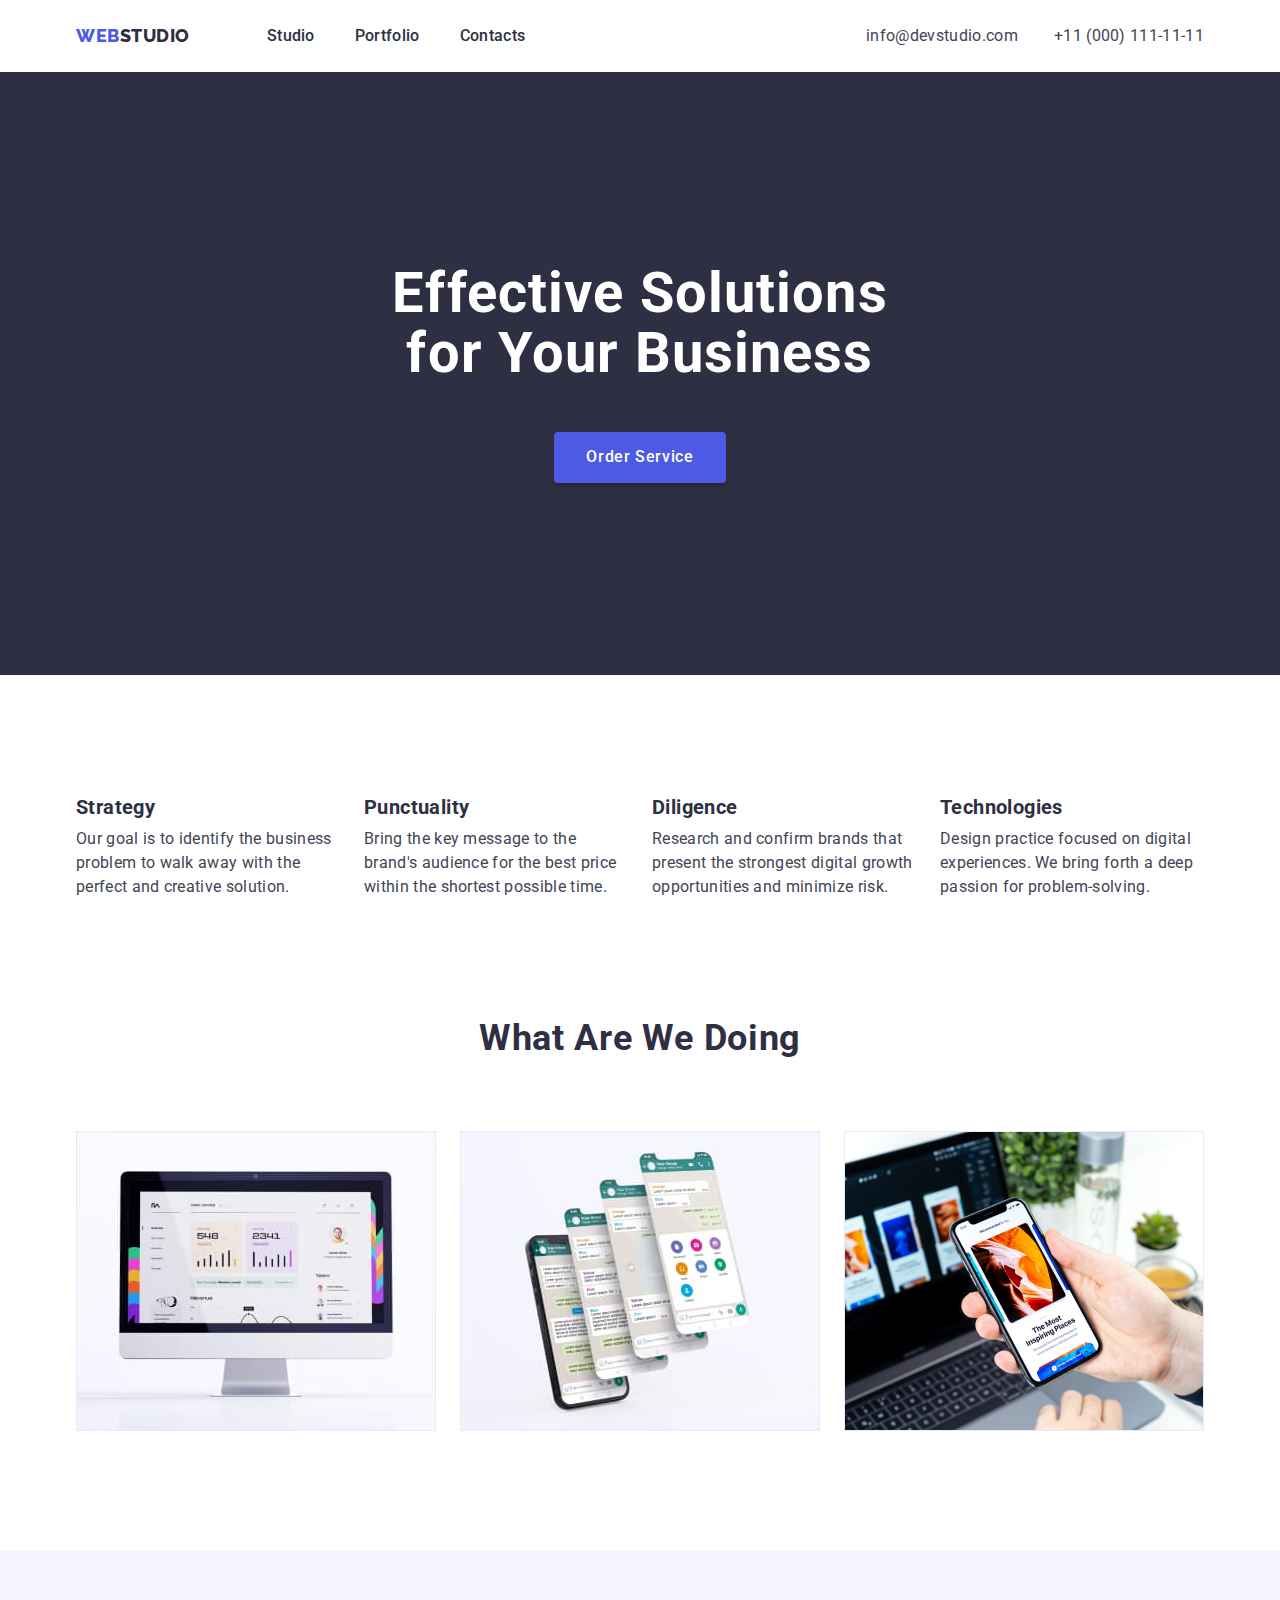
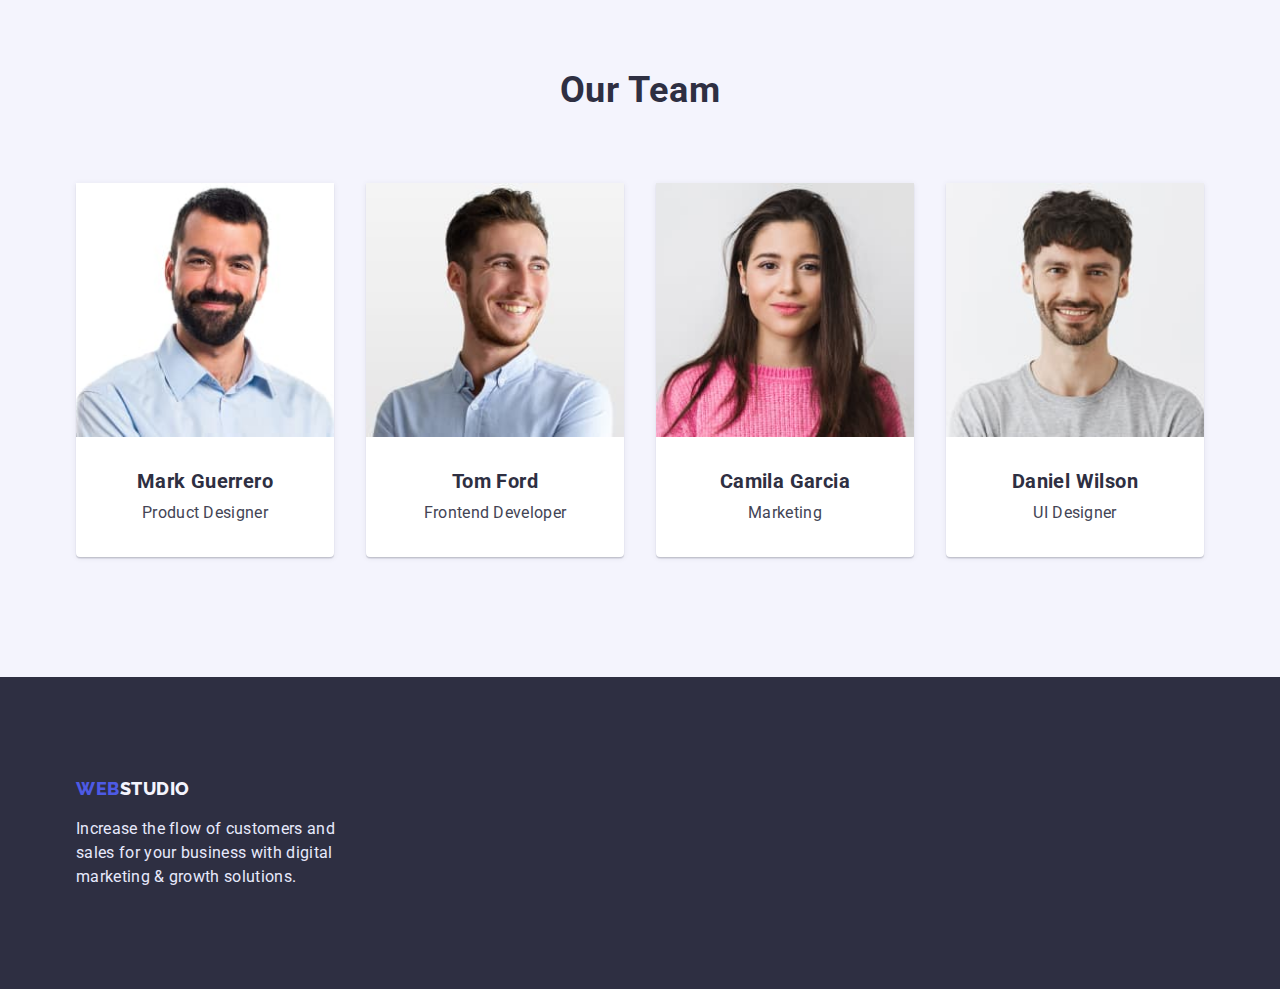
<file: index.html>
<!DOCTYPE html>
<html lang="en">
<head>
    <meta charset="UTF-8">
    <meta http-equiv="X-UA-Compatible" content="IE=edge">
    <meta name="viewport" content="width=device-width, initial-scale=1.0">
    <title>WEBSTUDIO</title>
    <link rel="preconnect" href="https://fonts.googleapis.com">
    <link rel="preconnect" href="https://fonts.gstatic.com" crossorigin>
    <link href="https://fonts.googleapis.com/css2?family=Raleway:wght@800&family=Roboto:wght@400;500;700;900&display=swap"
        rel="stylesheet">
    <link rel="stylesheet" href="https://cdnjs.cloudflare.com/ajax/libs/modern-normalize/1.1.0/modern-normalize.min.css">
    <link rel="stylesheet" href="./css/styles.css">

</head>
<body>
    <header class="header">
        <div class="container header-block">
            <nav class="main-naw">
                <a class="logo link" href="index.html">
                    <span class="header-logo-first">WEB</span><span class="header-logo-second">STUDIO</span>
                </a>
                <ul class="menu-list list">
                    <li class="item"><a class="menu-item link" href="index.html">Studio</a></li>
                    <li class="item"><a class="menu-item link" href="portfolio.html">Portfolio</a></li>
                    <li class="item"><a class="menu-item link" href="/">Contacts</a></li>
                </ul>
            </nav>

            <ul class="contacts list">
                <li class="item"><a class="contacts-item link" href="mailto:info@devstudio.com">info@devstudio.com</a></li>
                <li class="item"><a class="contacts-item link" href="tel:+11(000)1111111">+11 (000) 111-11-11</a></li>
            </ul>
        </div>
    </header>

    <main>
        <section class="hero section">
            <div class="container">
                <h1 class="hero-title">Effective Solutions for Your Business</h1>
                <button class="hero-btn" type="button">Order Service</button>
            </div>
        </section>

        <section class="features section">
            <div class="container">
                <h2 class="visually-hidden">Our Features</h2>
                <ul class="features-list list">
                    <li class="features-item">
                        <h3 class="type-thirst">Strategy</h3>
                        <p class="text">Our goal is to identify the business problem to walk away with the perfect and creative
                            solution.</p>
                    </li>
                    <li class="features-item">
                        <h3 class="type-thirst">Punctuality</h3>
                        <p class="text">Bring the key message to the brand's audience for the best price within the shortest possible
                            time.</p>
                    </li>
                    <li class="features-item">
                        <h3 class="type-thirst">Diligence</h3>
                        <p class="text">Research and confirm brands that present the strongest digital growth opportunities and minimize
                            risk.</p>
                    </li>
                    <li class="features-item">
                        <h3 class="type-thirst">Technologies</h3>
                        <p class="text">Design practice focused on digital experiences. We bring forth a deep passion for
                            problem-solving.</p>
                    </li>
                </ul>
            </div>
            
        </section>
        
        <section class="do section">
            <div class="container">
                <h2 class="type-second">What are we doing</h2>
                <ul class="do-list list">
                    <li>
                        <img src="./images/pc.jpg" alt="PC" height="300" width="360">
                    </li>
                    <li>
                        <img src="./images/phone.jpg" alt="Phone" height="300" width="360">
                    </li>
                    <li>
                        <img src="./images/laptope.jpg" alt="PC and phone" height="300" width="360">
                    </li>
                </ul>
            </div>
        </section>

        <section class="team section">
            <div class="container">
                <h2 class="type-second">Our Team</h2>
                <ul class="team-list list">
                    <li class="team-item">
                        <img src="./images/mark.jpg" alt="Mark Guerrero photo" height="260" width="264">
                        <div class="team-dis">
                            <h3 class="type-thirst">Mark Guerrero</h3>
                            <p class="text">Product Designer</p>
                        </div>
                    </li>
                    <li class="team-item">
                        <img src="./images/tom.jpg" alt="Tom Ford" height="260" width="264">
                        <div class="team-dis">
                            <h3 class="type-thirst">Tom Ford</h3>
                            <p class="text">Frontend Developer</p>
                        </div>
                    </li>
                    <li class="team-item">
                        <img src="./images/camila.jpg" alt="Camila Garcia" height="260" width="264">
                        <div class="team-dis">
                            <h3 class="type-thirst">Camila Garcia</h3>
                            <p class="text">Marketing</p>
                        </div>
                    </li>
                    <li class="team-item">
                        <img src="./images/daniel.jpg" alt="Daniel Wilson photo" height="260" width="264">
                        <div class="team-dis">
                            <h3 class="type-thirst">Daniel Wilson</h3>
                            <p class="text">UI Designer</p>
                        </div>
                    </li>
                </ul>
            </div>
        </section>

        <footer class="footer">
            <div class="container">
            <a class="logo link" href="index.html">
                <span class="footer-logo-first">WEB</span><span class="footer-logo-second">STUDIO</span>
            </a>
            <p class="footer-dis text">Increase the flow of customers and sales for your business with digital marketing & growth solutions.</p>
            </div>        
        </footer>
    </main>
</body>
</html>
</file>
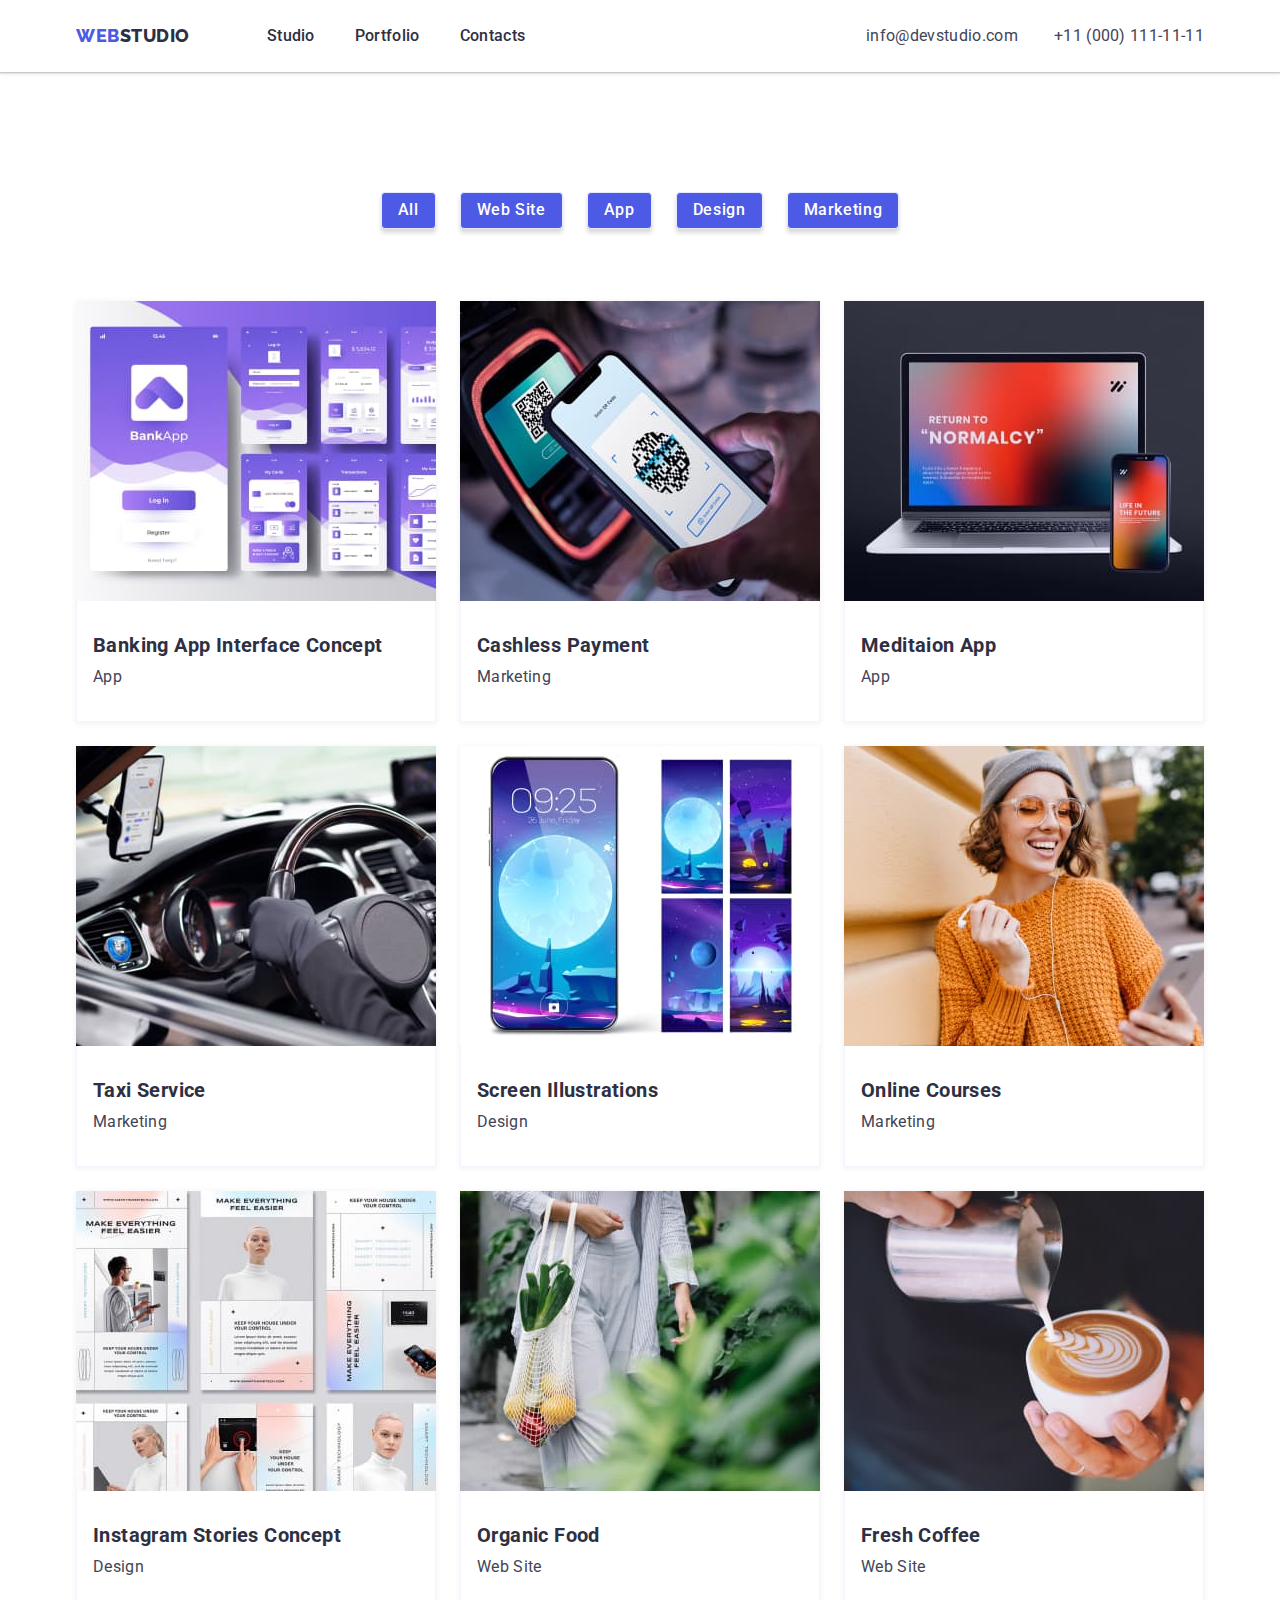
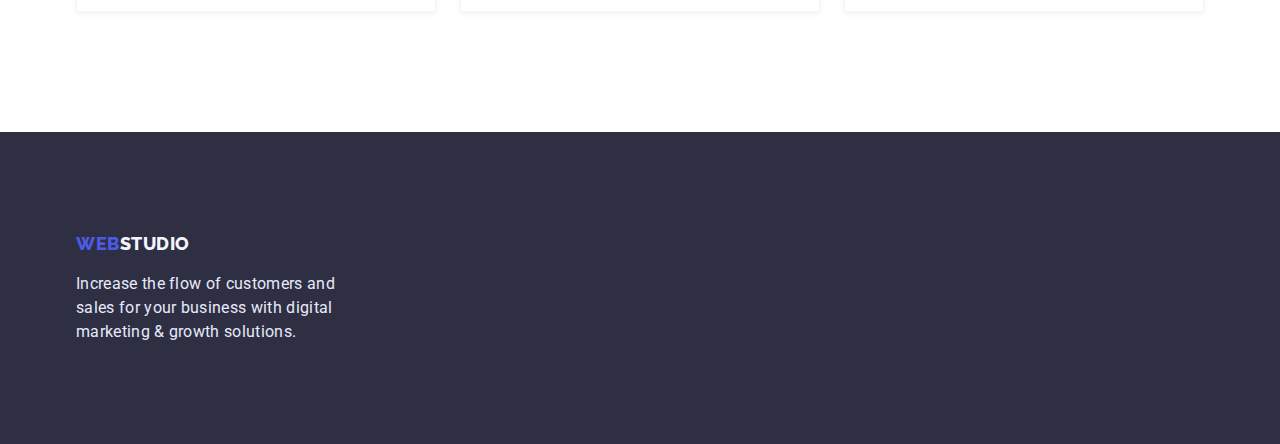
<file: portfolio.html>
<!DOCTYPE html>
<html lang="en">
<head>
    <meta charset="UTF-8">
    <meta http-equiv="X-UA-Compatible" content="IE=edge">
    <meta name="viewport" content="width=device-width, initial-scale=1.0">
    <title>Portfolio</title>
    <link rel="preconnect" href="https://fonts.googleapis.com">
    <link rel="preconnect" href="https://fonts.gstatic.com" crossorigin>
    <link href="https://fonts.googleapis.com/css2?family=Raleway:wght@800&family=Roboto:wght@400;500;700;900&display=swap"
        rel="stylesheet">
    <link rel="stylesheet" href="https://cdnjs.cloudflare.com/ajax/libs/modern-normalize/1.1.0/modern-normalize.min.css">
    <link rel="stylesheet" href="./css/styles.css">
    
</head>
<body>
    <header class="header">
        <div class="container header-block">
            <nav class="main-naw">
                <a class="logo link" href="index.html">
                    <span class="header-logo-first">WEB</span><span class="header-logo-second">STUDIO</span>
                </a>
                <ul class="menu-list list">
                    <li class="item"><a class="menu-item link" href="index.html">Studio</a></li>
                    <li class="item"><a class="menu-item link" href="portfolio.html">Portfolio</a></li>
                    <li class="item"><a class="menu-item link" href="/">Contacts</a></li>
                </ul>
            </nav>
            
            <ul class="contacts list">
                <li class="item"><a class="contacts-item link" href="mailto:info@devstudio.com">info@devstudio.com</a></li>
                <li class="item"><a class="contacts-item link" href="tel:+11(000)1111111">+11 (000) 111-11-11</a></li>
            </ul>
        </div>
    </header>

    <main>
        <section class="categories section">    
            <div class="container">
                <h1 class="visually-hidden">Portfolio</h1>
                
                <ul class="category-list list">
                    <li><button class="category-btn btn" type="button">All</button></li>
                    <li><button class="category-btn btn" type="button">Web Site</button></li>
                    <li><button class="category-btn btn" type="button">App</button></li>
                    <li><button class="category-btn btn" type="button">Design</button></li>
                    <li><button class="category-btn btn" type="button">Marketing</button></li>
                </ul>
                
                <ul class="content-list list">
                    <li>
                        <a class="content-item link" href="/">
                            <img src="./images/Portfolio/banking.jpg" alt="Banking App Interface Concept image" width="360"
                                height="300">
                                <div class="content-dis">
                                    <h3 class="type-thirst">Banking App Interface Concept</h3>
                                    <p class="text">App</p>
                                </div>
                        </a>
                    </li>

                    <li>
                        <a class="content-item link" href="/">
                            <img src="./images/Portfolio/cashless.jpg" alt="Cashless Payment image" width="360" height="300">
                            <div class="content-dis">
                                <h3 class="type-thirst">Cashless Payment</h3>
                                <p class="text">Marketing</p>
                            </div>
                        </a>
                    </li>

                    <li>
                        <a class="content-item link" href="/">
                            <img src="./images/Portfolio/meditaion.jpg" alt="Meditaion App image" width="360" height="300">
                            <div class="content-dis">
                                <h3 class="type-thirst">Meditaion App</h3>
                                <p class="text">App</p>
                            </div>
                        </a>
                    </li>

                    <li>
                        <a class="content-item link" href="/">
                            <img src="./images/Portfolio/taxi.jpg" alt="Taxi Service image" width="360" height="300">
                            <div class="content-dis">
                                <h3 class="type-thirst">Taxi Service</h3>
                                <p class="text">Marketing</p>
                            </div>                            
                        </a>
                    </li>

                    <li>
                        <a class="content-item link" href="/">
                            <img src="./images/Portfolio/screen.jpg" alt="Screen Illustrations image" width="360" height="300">
                            <div class="content-dis">
                                <h3 class="type-thirst">Screen Illustrations</h3>
                                <p class="text">Design</p>
                            </div>                            
                        </a>
                    </li>

                    <li>
                        <a class="content-item link" href="/">
                            <img src="./images/Portfolio/online.jpg" alt="Online Courses image" width="360" height="300">
                            <div class="content-dis">
                                <h3 class="type-thirst">Online Courses</h3>
                                <p class="text">Marketing</p>
                            </div>                            
                        </a>
                    </li>

                    <li>
                        <a class="content-item link" href="/">
                            <img src="./images/Portfolio/instagram.jpg" alt="Instagram Stories Concept image" width="360" height="300">
                            <div class="content-dis">
                                <h3 class="type-thirst">Instagram Stories Concept</h3>
                                <p class="text">Design</p>
                            </div>                            
                        </a>
                    </li>

                    <li>
                        <a class="content-item link" href="/">
                            <img src="./images/Portfolio/organic.jpg" alt="Organic Food image" width="360" height="300">
                            <div class="content-dis">
                                <h3 class="type-thirst">Organic Food</h3>
                                <p class="text">Web Site</p>
                            </div>                            
                        </a>
                    </li>
                    
                    <li>
                        <a class="content-item link" href="/">
                            <img src="./images/Portfolio/fresh.jpg" alt="Fresh Coffee image" width="360" height="300">
                            <div class="content-dis">
                                <h3 class="type-thirst">Fresh Coffee</h3>
                                <p class="text">Web Site</p>
                            </div>
                        </a>
                    </li>
                </ul>
            </div>
        </section>

        <footer class="footer">
            <div class="container">
                <a class="logo link" href="index.html">
                    <span class="footer-logo-first">WEB</span><span class="footer-logo-second">STUDIO</span>
                </a>
                <p class="footer-dis text">Increase the flow of customers and sales for your business with digital marketing &
                    growth solutions.</p>
            </div>
        </footer>
    </main>
</body>
</html>
</file>
<file: css/styles.css>
html{
    box-sizing: border-box;
}

*,
*::after,
*::before{
    box-sizing: inherit;
}

h1,
h2,
h3,
p{
    margin: 0;
}


img{
    display: block;
    max-width: 100%;
    height: auto;
}

:root{
    --iris: #4D5AE5;
    --nuvy-blue: #2E2F42;
    --slate: #434455;
    --cornflower: #E7E9FC;
    --cloud: #F4F4FD;
    --white: #FFFFFF;
    --active-btn: #404BBF;
}

body{
    font-family: Roboto, sans-serif;
    background-color: var(--white);
    color: var(--slate);
}

.container{
    width: 1158px;
    margin: 0 auto;
    padding: 0 15px;
}

.list {
    list-style: none;
    margin: 0;
    padding: 0;
}

.text {
    margin-top: 0;
    margin-bottom: 0;
    font-size: 16px;
    line-height: 1.5;
    letter-spacing: 0.02em;
    color: var(--slate);
}

.link {
    text-decoration: none;
}

.section {
    padding-top: 120px;
    padding-bottom: 120px;
}

.visually-hidden {
    position: absolute;
    white-space: nowrap;
    width: 1px;
    height: 1px;
    overflow: hidden;
    border: 0;
    padding: 0;
    clip: rect(0 0 0 0);
    clip-path: inset(50%);
    margin: -1px;
}

/*#region ---Header--- */
.header {

    box-shadow: 0px 2px 1px rgba(46, 47, 66, 0.08), 0px 1px 1px rgba(46, 47, 66, 0.16), 0px 1px 6px rgba(46, 47, 66, 0.08);
}

.header-block{
    display: flex;
    align-items: center;
}

.main-naw{
    display: flex;
    align-items: center;
}

.logo {
    font-family: 'Raleway';
    font-weight: 800;
    font-size: 18px;
    line-height: 1.33;
    letter-spacing: 0.03em;
    margin-right: 77px;
}
.header-logo-first{
    color: var(--iris);
}
.header-logo-second{
    color: var(--nuvy-blue);
}

.menu-list {
    display: flex;
}

.menu-list .item {
    margin-right: 40px;
}

.menu-list .item:last-child {
    margin-right: 0;
}

.menu-item {
    display: block;
    padding-top: 24px;
    padding-bottom: 24px;
    font-weight: 500;
    font-size: 16px;
    line-height: 1.5;
    letter-spacing: 0.02em;
    color: var(--nuvy-blue);
}

.menu-item:hover,
.menu-item:focus {
    color: var(--slate);
}

.menu-item:active {
    color: var(--iris);
}

.contacts {
    display: flex;
    margin-left: auto;
}

.contacts .item {
    margin-right: 36px;
}

.contacts .item:last-child {
    margin-right: 0;
}

.contacts-item {
    display: flex;
    padding-top: 24px;
    padding-bottom: 24px;
    font-size: 16px;
    line-height: 1.5;
    letter-spacing: 0.02em;
    color: var(--slate);
}

.contacts-item:hover,
.contacts-item:focus {
    color: var(--iris);
}

/*#endregion -------------------- Header End -------------------- */

/*#region ---Hero--- */

.hero {
    background-color: var(--nuvy-blue);
    text-align: center;
    padding-top: 192px;
    padding-bottom: 192px;
}

.hero-title{
    margin: 0 auto;
    margin-bottom: 48px;
    font-weight: 700;
    font-size: 56px;
    max-width: 496px;
    line-height: 1.07;
    letter-spacing: 0.02em;
    color: var(--white);
}

.hero-btn{
    cursor: pointer;
    font-family: inherit;
    font-weight: 500;
    color: var(--white);
    font-size: 16px;
    line-height: 1.18;
    letter-spacing: 0.04em;
    padding: 16px 32px;
    box-shadow: 0px 4px 4px rgba(0, 0, 0, 0.15);
    border-radius: 4px;
    border: 0;
    background: var(--iris); 
}

.hero-btn:hover,
.hero-btn:focus{
    box-shadow: 0px 1px 6px rgba(46, 47, 66, 0.08), 0px 1px 1px rgba(46, 47, 66, 0.16), 0px 2px 1px rgba(46, 47, 66, 0.08);
}

.hero-btn:active{
    background: var(--active-btn);
    box-shadow: 0px 4px 4px rgba(0, 0, 0, 0.15);
}

/*#endregion -------------------- Hero End -------------------- */

/*#region ---Feature--- */

.features {
    padding-bottom: 0;
}

.features-list {
    display: flex;
    align-items: flex-start;
    gap: 24px;
    flex-basis: calc((100% - 24px*3)/4);
}

.features-item{
    flex-basis: calc((100% - 24px * 3) / 4);
}

/*#endregion -------------------- Features End -------------------- */

/*#region ---Do--- */

.do-list {
    display: flex;
    justify-content: center;
    gap: 24px;
}

/*#endregion -------------------- Do End -------------------- */

/*#region ---Team--- */

.team {
    background-color: var(--cloud);
}

.team-list {
    display: flex;
    justify-content: center;
    text-align: center;
    gap: 32px;
}

.team-dis {
    padding-top: 32px;
    padding-bottom: 32px;
}

.team-item {
    background-color: var(--white);
    box-shadow: 0px 1px 6px rgba(46, 47, 66, 0.08), 0px 1px 1px rgba(46, 47, 66, 0.16), 0px 2px 1px rgba(46, 47, 66, 0.08);
    border-radius: 0px 0px 4px 4px;
}

/*#endregion -------------------- Team End -------------------- */

/*#region ---Footer--- */

.footer {
    background-color: var(--nuvy-blue);
    padding-top: 100px;
    padding-bottom: 100px;
}

.footer-logo-first {
    color: var(--iris);
}

.footer-logo-second {
    color: var(--cloud);
}

.footer-dis {
    margin-top: 16px;
    color: var(--cornflower);
    width: 264px;
}

/*#endregion -------------------- Footer End -------------------- */

/*#region ---Categories/Content--- */

.category-list {
    display: flex;
    flex-direction: row;
    align-items: flex-start;
    justify-content: center;
    gap: 24px;
    margin-bottom: 72px;
}

.content-list {
    display: flex;
    flex-wrap: wrap;
    gap: 24px
}

.content-item {
    background: var(--white);
    display: block;
    box-shadow: 0px 1px 6px rgba(46, 47, 66, 0.08);
}

.category-title {
    color: var(--white);
}

.category-btn {
    padding: 8px 16px;
    color: var(--iris);
    background: var(--cloud);
    border: 1px solid var(--cornflower);
    border-radius: 4px;
}

.category-btn:hover,
.category-btn:focus {
    color: var(--white);
    background: var(--iris);
    box-shadow: 0px 1px 6px rgba(46, 47, 66, 0.08), 0px 1px 1px rgba(46, 47, 66, 0.16), 0px 2px 1px rgba(46, 47, 66, 0.08);
    border: 1px solid var(--iris);
}

.category-btn:active {
    color: var(--white);
    background: var(--iris);
    box-shadow: 0px 4px 4px rgba(0, 0, 0, 0.15);
    border: 1px solid var(--iris);
}

.btn {
    cursor: pointer;
    font-family: inherit;
    font-weight: 500;
    font-size: 16px;
    line-height: 1.18;
    letter-spacing: 0.04em;
    color: var(--white);
    background: var(--iris);
    box-shadow: 0px 4px 4px rgba(0, 0, 0, 0.15);
    border-radius: 4px;
}

.btn:hover,
.btn:focus {
    background: var(--iris);
    box-shadow: 0px 1px 6px rgba(46, 47, 66, 0.08), 0px 1px 1px rgba(46, 47, 66, 0.16), 0px 2px 1px rgba(46, 47, 66, 0.08);
}

.btn:active {
    background: var(--iris);
    box-shadow: 0px 4px 4px rgba(0, 0, 0, 0.15);
}

.content-dis {
    padding-top: 32px;
    padding-bottom: 32px;
    border-bottom: 0.5px solid var(--cloud);
    border-right: 0.5px solid var(--cloud);
    border-left: 0.5px solid var(--cloud);
    padding-left: 16px;
}

.type-second {
    padding-bottom: 72px;
    font-weight: 700;
    font-size: 36px;
    line-height: 1.11;
    text-align: center;
    letter-spacing: 0.02em;
    text-transform: capitalize;
    color: var(--nuvy-blue);
}

.type-thirst {
    margin-top: 0;
    margin-bottom: 8px;
    font-weight: 700;
    font-size: 20px;
    line-height: 1.2;
    letter-spacing: 0.02em;
    color: var(--nuvy-blue);
}

/*#endregion -------------------- Categories/Content End -------------------- */
</file>
